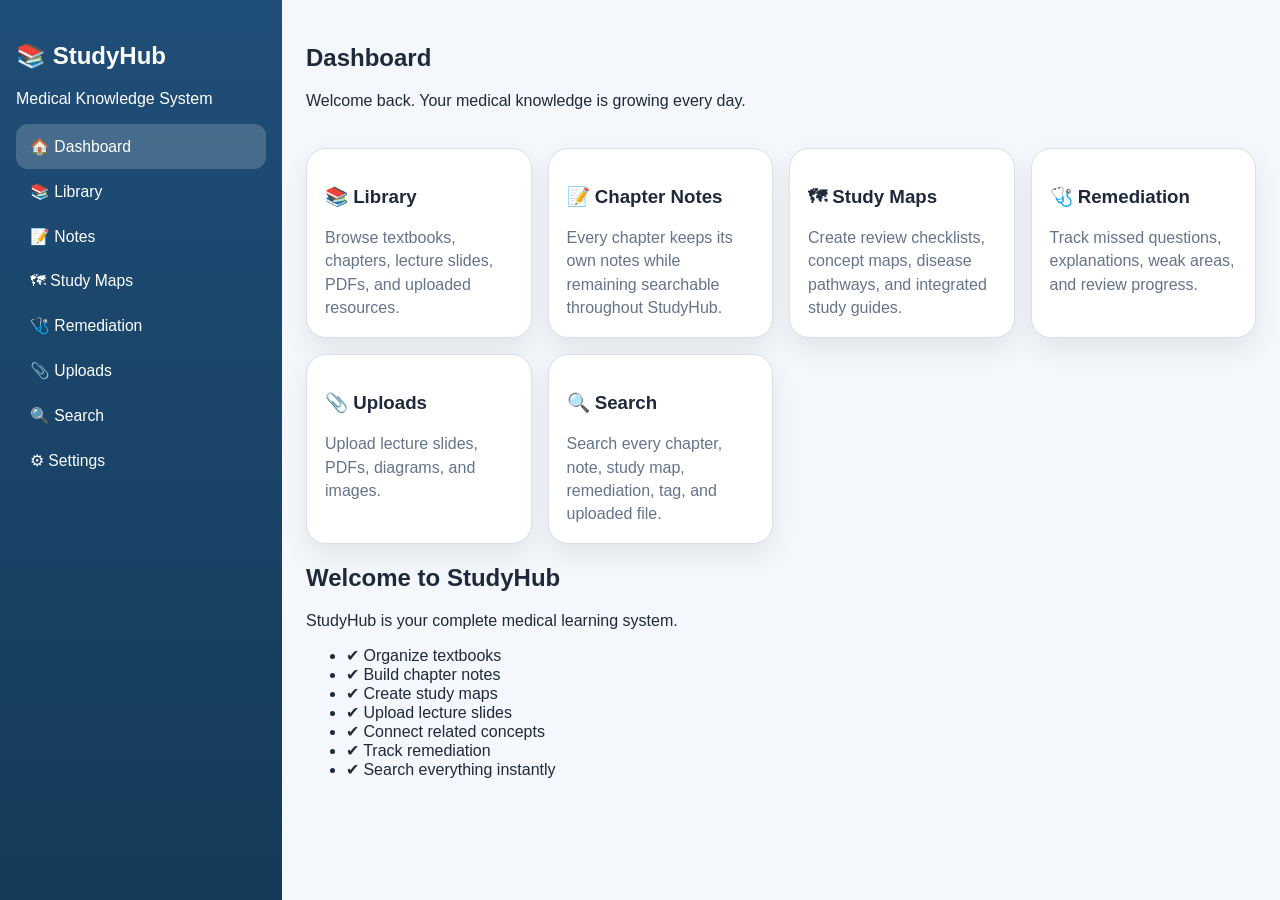
<file: StudyHub/index.html>
<!DOCTYPE html>
<html lang="en">

<head>
    <meta charset="UTF-8">
    <meta name="viewport" content="width=device-width, initial-scale=1.0">
    <title>StudyHub</title>

    <meta name="theme-color" content="#1F4E78">

    <link rel="manifest" href="manifest.json">
    <link rel="stylesheet" href="css/styles.css">
</head>

<body>

    <aside class="sidebar">

        <div class="logo">
            <h1>📚 StudyHub</h1>
            <p>Medical Knowledge System</p>
        </div>

        <nav>
            <button class="nav-btn active">🏠 Dashboard</button>
            <button class="nav-btn">📚 Library</button>
            <button class="nav-btn">📝 Notes</button>
            <button class="nav-btn">🗺 Study Maps</button>
            <button class="nav-btn">🩺 Remediation</button>
            <button class="nav-btn">📎 Uploads</button>
            <button class="nav-btn">🔍 Search</button>
            <button class="nav-btn">⚙ Settings</button>
        </nav>

    </aside>

    <main class="main-content">

        <header class="top-bar">
            <div>
                <h2>Dashboard</h2>
                <p>Welcome back. Your medical knowledge is growing every day.</p>
            </div>
        </header>

        <section class="dashboard-grid">

            <div class="card">
                <h3>📚 Library</h3>
                <p>Browse textbooks, chapters, lecture slides, PDFs, and uploaded resources.</p>
            </div>

            <div class="card">
                <h3>📝 Chapter Notes</h3>
                <p>Every chapter keeps its own notes while remaining searchable throughout StudyHub.</p>
            </div>

            <div class="card">
                <h3>🗺 Study Maps</h3>
                <p>Create review checklists, concept maps, disease pathways, and integrated study guides.</p>
            </div>

            <div class="card">
                <h3>🩺 Remediation</h3>
                <p>Track missed questions, explanations, weak areas, and review progress.</p>
            </div>

            <div class="card">
                <h3>📎 Uploads</h3>
                <p>Upload lecture slides, PDFs, diagrams, and images.</p>
            </div>

            <div class="card">
                <h3>🔍 Search</h3>
                <p>Search every chapter, note, study map, remediation, tag, and uploaded file.</p>
            </div>

        </section>

        <section class="welcome-card">

            <h2>Welcome to StudyHub</h2>

            <p>StudyHub is your complete medical learning system.</p>

            <ul>
                <li>✔ Organize textbooks</li>
                <li>✔ Build chapter notes</li>
                <li>✔ Create study maps</li>
                <li>✔ Upload lecture slides</li>
                <li>✔ Connect related concepts</li>
                <li>✔ Track remediation</li>
                <li>✔ Search everything instantly</li>
            </ul>

        </section>

    </main>

    <script src="js/app.js"></script>

</body>

</html>
</file>
<file: StudyHub/css/styles.css>
/* ===============================
   StudyHub Dashboard v1
================================ */

* {
  box-sizing: border-box;
}

:root {
  --primary: #1F4E78;
  --primary-dark: #153A59;
  --primary-soft: #E2EEF8;
  --bg: #F4F7FB;
  --card: #FFFFFF;
  --ink: #1E293B;
  --muted: #64748B;
  --border: #D8E0EA;
  --green: #D9EAD3;
  --blue: #9FC5E8;
  --warning: #FFF2CC;
  --shadow: 0 12px 28px rgba(15, 23, 42, 0.08);
}

body {
  margin: 0;
  min-height: 100vh;
  display: flex;
  background: var(--bg);
  color: var(--ink);
  font-family: "Segoe UI", Arial, sans-serif;
}

/* Sidebar */

.sidebar {
  width: 282px;
  min-height: 100vh;
  padding: 22px 16px;
  background: linear-gradient(180deg, var(--primary), var(--primary-dark));
  color: white;
  position: sticky;
  top: 0;
}

.brand {
  display: flex;
  align-items: center;
  gap: 12px;
  margin-bottom: 28px;
  padding: 6px 8px;
}

.brand-icon {
  width: 46px;
  height: 46px;
  display: grid;
  place-items: center;
  background: rgba(255, 255, 255, .16);
  border-radius: 14px;
  font-size: 1.45rem;
}

.brand h1 {
  margin: 0;
  font-size: 1.45rem;
}

.brand p {
  margin: 4px 0 0;
  color: #D9E8F5;
  font-size: .82rem;
}

.side-nav {
  display: grid;
  gap: 8px;
}

.nav-btn {
  width: 100%;
  border: 0;
  background: transparent;
  color: white;
  border-radius: 12px;
  padding: 13px 14px;
  text-align: left;
  font-size: .98rem;
  cursor: pointer;
}

.nav-btn:hover,
.nav-btn.active {
  background: rgba(255, 255, 255, .18);
}

/* Main */

.main-content {
  flex: 1;
  min-width: 0;
  padding: 24px;
}

.top-bar {
  display: grid;
  grid-template-columns: auto 1fr minmax(280px, 430px);
  align-items: center;
  gap: 18px;
  margin-bottom: 22px;
}

.menu-btn {
  display: none;
  border: 0;
  background: white;
  border-radius: 12px;
  padding: 10px 12px;
  font-size: 1.1rem;
  box-shadow: var(--shadow);
}

.eyebrow {
  margin: 0 0 4px;
  text-transform: uppercase;
  letter-spacing: .08em;
  font-size: .72rem;
  color: var(--muted);
  font-weight: 700;
}

#pageTitle {
  margin: 0;
  font-size: 2rem;
}

.search-box {
  display: flex;
  align-items: center;
  gap: 8px;
  background: white;
  border: 1px solid var(--border);
  border-radius: 999px;
  padding: 10px 14px;
  box-shadow: 0 8px 22px rgba(15, 23, 42, 0.04);
}

.search-box input {
  width: 100%;
  border: 0;
  outline: 0;
  font: inherit;
}

/* Content */

.view {
  display: grid;
  gap: 20px;
}

.hero {
  background: linear-gradient(135deg, white, var(--primary-soft));
  border: 1px solid var(--border);
  border-radius: 24px;
  padding: 24px;
  box-shadow: var(--shadow);
}

.hero h3 {
  margin: 0 0 8px;
  font-size: 1.55rem;
}

.hero p {
  margin: 0;
  max-width: 760px;
  color: var(--muted);
  line-height: 1.55;
}

.dashboard-grid {
  display: grid;
  grid-template-columns: repeat(4, minmax(0, 1fr));
  gap: 16px;
}

.card,
.panel {
  background: var(--card);
  border: 1px solid var(--border);
  border-radius: 20px;
  padding: 18px;
  box-shadow: var(--shadow);
}

.card h4,
.panel h4 {
  margin: 0 0 8px;
  color: var(--primary);
}

.card p {
  margin: 0;
  color: var(--muted);
  line-height: 1.45;
}

.panel-grid {
  display: grid;
  grid-template-columns: 1.25fr .75fr;
  gap: 16px;
}

.list {
  display: grid;
  gap: 10px;
  margin-top: 14px;
}

.list-item {
  display: flex;
  justify-content: space-between;
  gap: 12px;
  padding: 12px;
  border: 1px solid var(--border);
  border-radius: 14px;
  background: #FAFCFF;
}

.list-item strong {
  display: block;
  margin-bottom: 4px;
}

.list-item span,
.badge {
  color: var(--muted);
  font-size: .86rem;
}

.badge {
  background: var(--primary-soft);
  color: var(--primary-dark);
  padding: 5px 9px;
  border-radius: 999px;
  white-space: nowrap;
}

.progress-bar {
  height: 10px;
  background: #E8EEF5;
  border-radius: 999px;
  overflow: hidden;
  margin-top: 10px;
}

.progress-fill {
  height: 100%;
  width: var(--value);
  background: var(--primary);
  border-radius: inherit;
}

.empty-state {
  background: white;
  border: 1px dashed var(--border);
  border-radius: 18px;
  padding: 22px;
  color: var(--muted);
  text-align: center;
}

/* Mobile */

@media (max-width: 980px) {
  body {
    display: block;
  }

  .sidebar {
    display: none;
    position: fixed;
    z-index: 10;
    inset: 0 auto 0 0;
  }

  .sidebar.open {
    display: block;
  }

  .menu-btn {
    display: inline-block;
  }

  .top-bar {
    grid-template-columns: auto 1fr;
  }

  .search-box {
    grid-column: 1 / -1;
  }

  .dashboard-grid,
  .panel-grid {
    grid-template-columns: 1fr;
  }

  .main-content {
    padding: 18px;
  }
}

@media (max-width: 560px) {
  #pageTitle {
    font-size: 1.55rem;
  }

  .hero,
  .card,
  .panel {
    border-radius: 16px;
    padding: 16px;
  }
}
</file>
